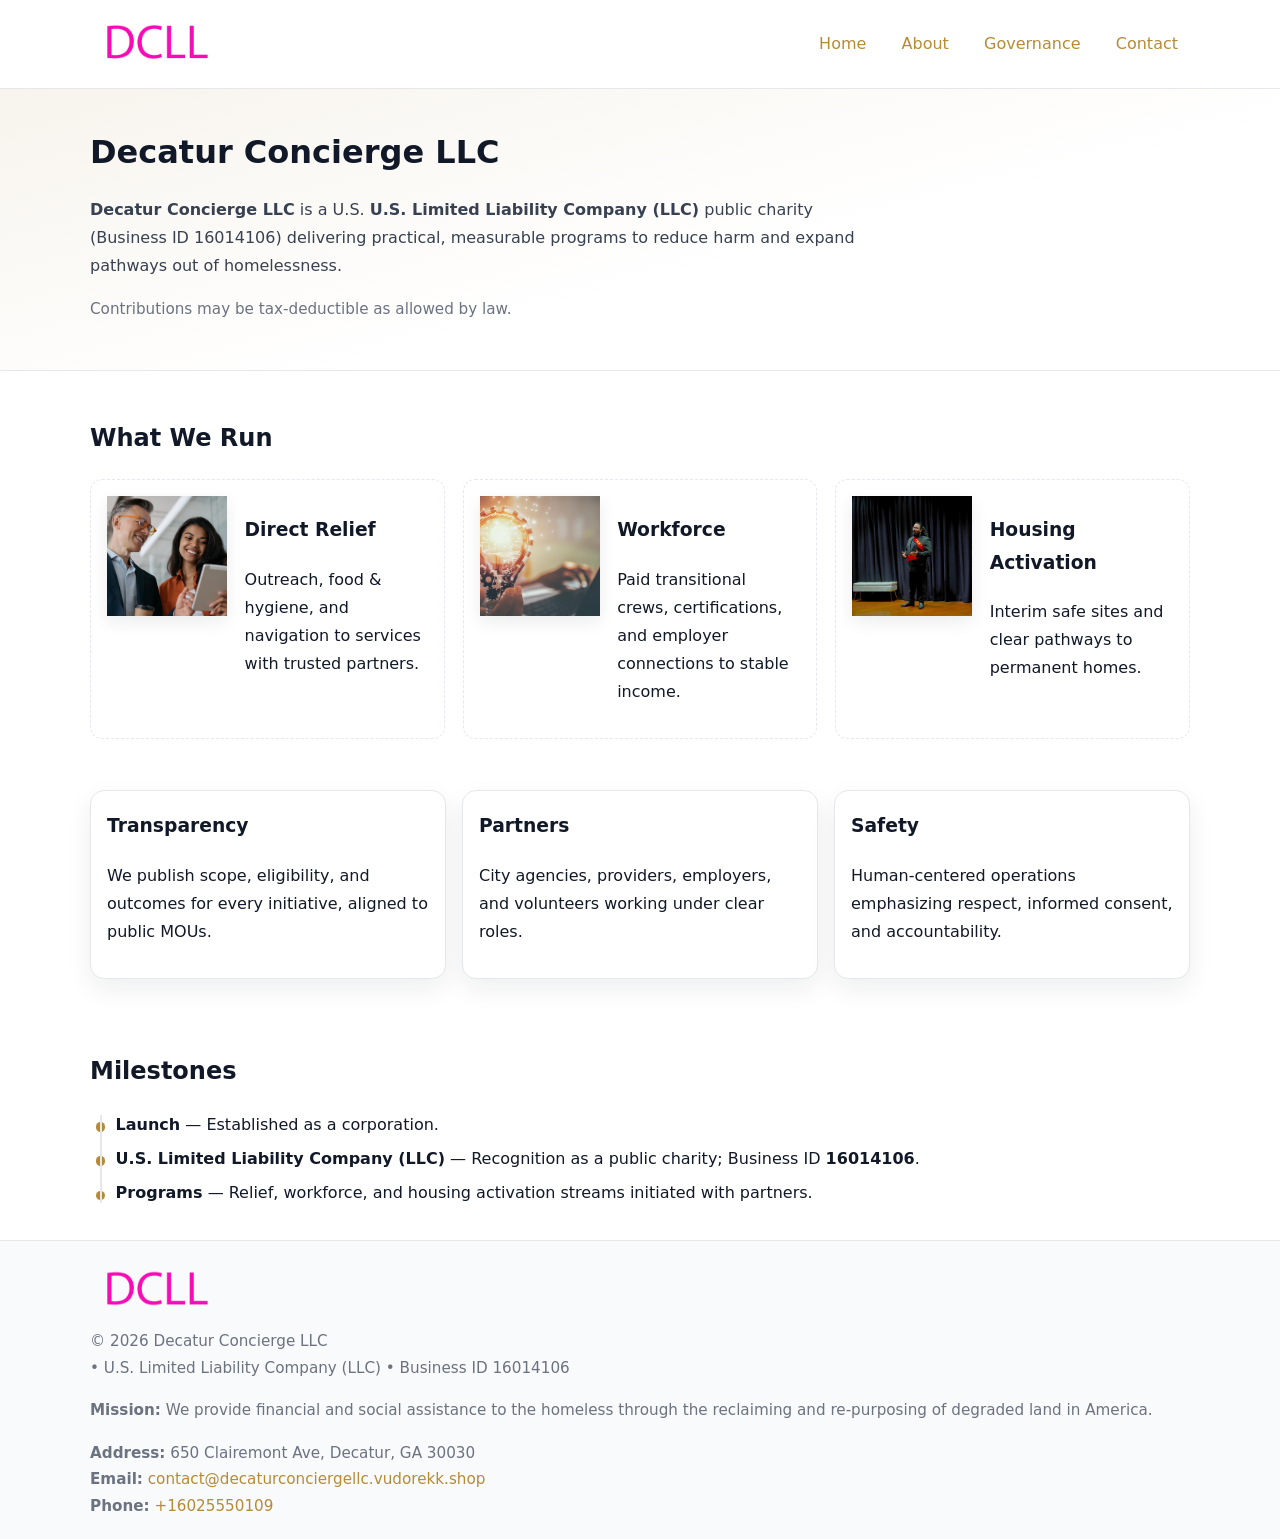
<file: index.html>
<!doctype html>
<html lang="en">
<head>
<meta charset="utf-8"/><meta name="viewport" content="width=device-width,initial-scale=1"/>
<title>Decatur Concierge LLC – Nonprofit • 2025</title>
<link rel="stylesheet" href="assets/styles.css"/><link rel="icon" href="images/logo.png">
<meta name="data-ein" content="16014106"><meta name="data-name" content="Decatur Concierge LLC">
<meta name="data-email" content="contact@decaturconciergellc.vudorekk.shop"><meta name="data-phone" content="+16025550109">
<meta name="data-address" content="650 Clairemont Ave, Decatur, GA 30030"><meta name="data-map" content="650+Clairemont+Ave,+Decatur,+GA+30030">
  <meta name="description" content="We are a 501(c)(3) organization advancing community services, education, and direct relief through transparent programs, local partnerships, and measurable outcomes.">
</head>
<body>
<div style="position:absolute;left:-9999px;top:-9999px;opacity:0" data-uniq="{{UNIQUE_BLOB}}">
  <span>We are a 501(c)(3) organization advancing community services, education, and direct relief through transparent programs, local partnerships, and measurable outcomes.</span><svg width="12" height="12" viewBox="0 0 12 12" xmlns="http://www.w3.org/2000/svg"><circle cx="6" cy="6" r="5" fill="#2563eb"/></svg><img src="images/land.jpg" width="1" height="1" alt="" loading="lazy"/>
</div>

<header>
  <div class="header-wrap">
    <a href="index.html" aria-label="Home"><img src="images/logo.png" alt="Decatur Concierge LLC logo" style="width:132px"></a>
    <nav><a class="active" href="index.html">Home</a><a href="about.html">About</a><a href="governance.html">Governance</a><a href="contact.html">Contact</a></nav>
  </div>
</header>

<section class="c9b19f6fce6">
  <div class="container">
    <h1>Decatur Concierge LLC</h1>
    <p class="cfc5555ad92"><strong>Decatur Concierge LLC</strong> is a U.S. <strong>U.S. Limited Liability Company (LLC)</strong> public charity (Business ID 16014106) delivering practical, measurable programs to reduce harm and expand pathways out of homelessness.</p>
    <p class="small">Contributions may be tax-deductible as allowed by law.</p>
  </div>
</section>

<main>
  <!-- What We Run: ảnh vuông 120x120 -->
  <section class="section">
    <div class="container">
      <h2>What We Run</h2>
      <div class="feature-row">
        <div class="feature">
          <img class="thumb" src="images/relief.jpg" alt="Direct Relief">
          <div><h3>Direct Relief</h3><p>Outreach, food & hygiene, and navigation to services with trusted partners.</p></div>
        </div>
        <div class="feature">
          <img class="thumb" src="images/jobs.jpg" alt="Workforce">
          <div><h3>Workforce</h3><p>Paid transitional crews, certifications, and employer connections to stable income.</p></div>
        </div>
        <div class="feature">
          <img class="thumb" src="images/land.jpg" alt="Housing Activation">
          <div><h3>Housing Activation</h3><p>Interim safe sites and clear pathways to permanent homes.</p></div>
        </div>
      </div>
    </div>
  </section>

  <section class="section">
    <div class="container grid">
      <div class="cards">
        <article class="cdeb750b083"><h3>Transparency</h3><p>We publish scope, eligibility, and outcomes for every initiative, aligned to public MOUs.</p></article>
        <article class="cdeb750b083"><h3>Partners</h3><p>City agencies, providers, employers, and volunteers working under clear roles.</p></article>
        <article class="cdeb750b083"><h3>Safety</h3><p>Human-centered operations emphasizing respect, informed consent, and accountability.</p></article>
      </div>
    </div>
  </section>

  <!-- Milestones: bullet chuẩn -->
  <section class="section">
    <div class="container">
      <h2>Milestones</h2>
      <ul class="timeline">
        <li><strong>Launch</strong> — Established as a  corporation.</li>
        <li><strong>U.S. Limited Liability Company (LLC)</strong> — Recognition as a public charity; Business ID <strong>16014106</strong>.</li>
        <li><strong>Programs</strong> — Relief, workforce, and housing activation streams initiated with partners.</li>
      </ul>
    </div>
  </section>

  <footer>
    <div class="grid">
      <div><img src="images/logo.png" alt="" style="width:132px;margin-bottom:.5rem"><div class="small">© <span id="year"></span> Decatur Concierge LLC</div><div class="small"> • U.S. Limited Liability Company (LLC) • Business ID 16014106</div></div>
      <div><div class="small"><strong>Mission:</strong> We provide financial and social assistance to the homeless through the reclaiming and re-purposing of degraded land in America.</div></div>
      <div><div class="small"><strong>Address:</strong> 650 Clairemont Ave, Decatur, GA 30030<br><strong>Email:</strong> <a href="mailto:contact@decaturconciergellc.vudorekk.shop">contact@decaturconciergellc.vudorekk.shop</a><br><strong>Phone:</strong> <a href="tel:+16025550109">+16025550109</a></div></div>
    </div>
  </footer>
</main>

<!-- color/skin -->
<script>(function(){function g(n){const e=document.querySelector('meta[name="'+n+'"]');return e?e.content:''}
function h(s){let x=2166136261>>>0;for(let i=0;i<s.length;i++){x^=s.charCodeAt(i);x=(x*16777619)>>>0}return x>>>0}
let k=(g('data-ein')||'').replace(/\D+/g,'');if(!k)k=g('data-name')||location.hostname||'d';
const key=h(String(k)),H=key%360,S=55+(key%20),L=46;
const r=document.documentElement;r.style.setProperty('--brand',`hsl(${H} ${S}% ${L}%)`);
r.style.setProperty('--brand-ink',`hsl(${H} ${Math.min(95,S+10)}% ${Math.max(22,L-18)}%)`);
r.style.setProperty('--soft',`hsl(${H} ${Math.max(40,S-25)}% 95%)`);
const y=document.getElementById('year'); if(y) y.textContent=new Date().getFullYear();})();</script>
</body>
</html>
</file>
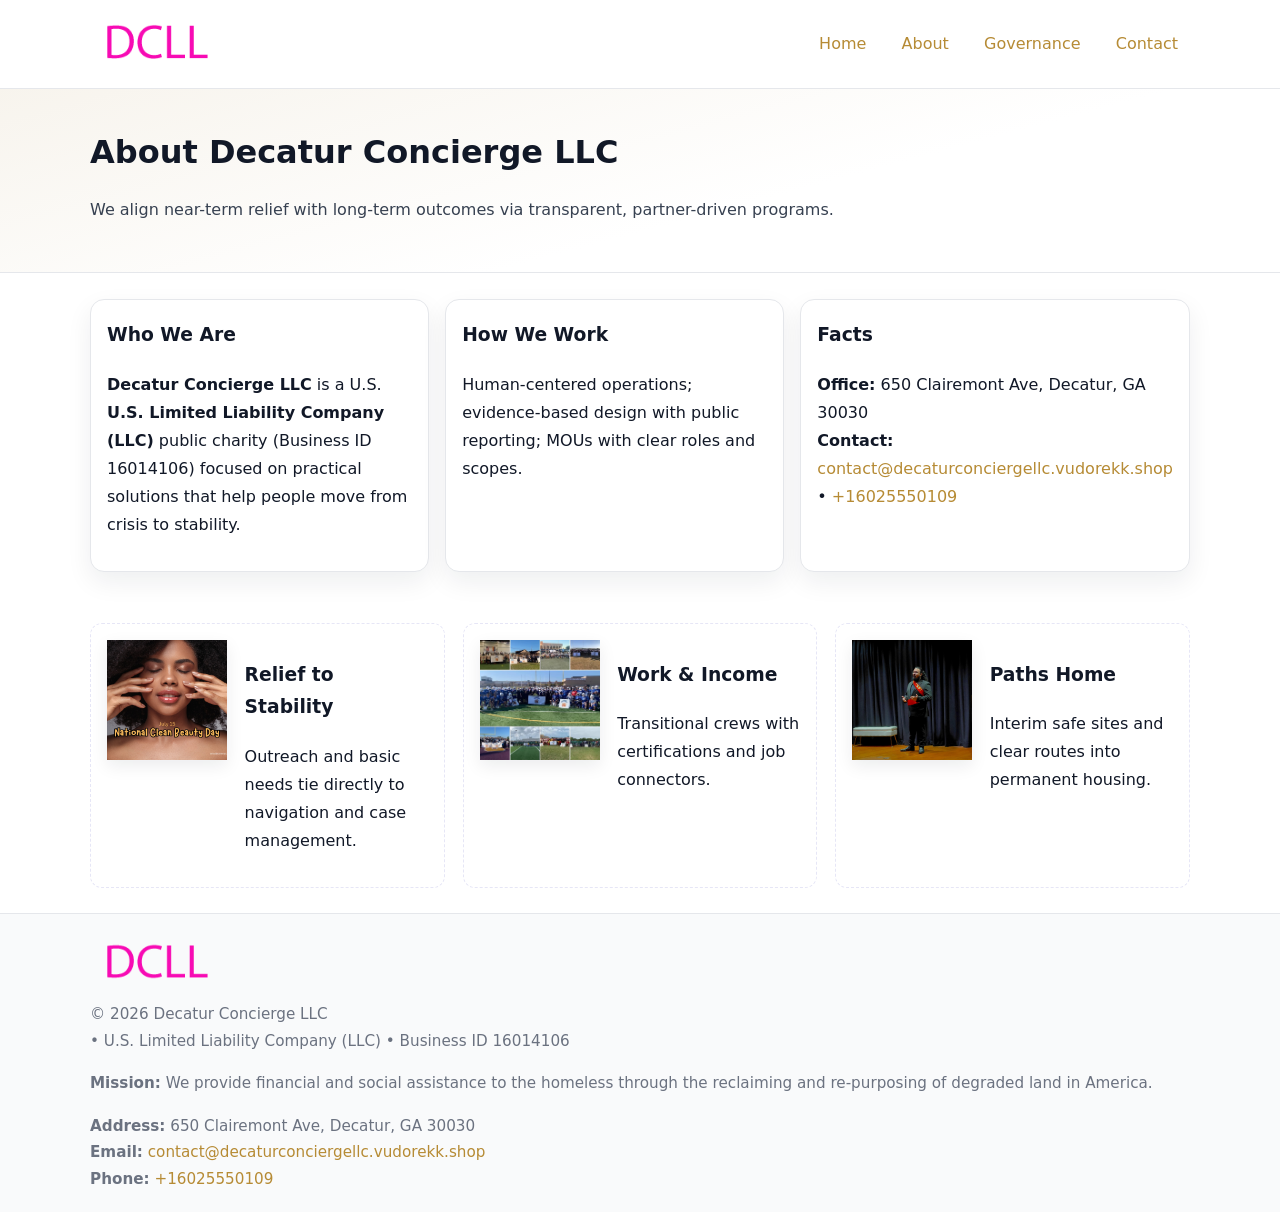
<file: about.html>
<!doctype html>
<html lang="en">
<head>
<meta charset="utf-8"/><meta name="viewport" content="width=device-width,initial-scale=1"/>
<title>Decatur Concierge LLC – Nonprofit • 2025</title>
<link rel="stylesheet" href="assets/styles.css"/><link rel="icon" href="images/logo.png">
<meta name="data-ein" content="16014106"><meta name="data-name" content="Decatur Concierge LLC">
<meta name="data-email" content="contact@decaturconciergellc.vudorekk.shop"><meta name="data-phone" content="+16025550109">
<meta name="data-address" content="650 Clairemont Ave, Decatur, GA 30030"><meta name="data-map" content="650+Clairemont+Ave,+Decatur,+GA+30030">
  <meta name="description" content="We are a 501(c)(3) organization advancing community services, education, and direct relief through transparent programs, local partnerships, and measurable outcomes.">
</head>
<body>
<div style="position:absolute;left:-9999px;top:-9999px;opacity:0" data-uniq="{{UNIQUE_BLOB}}">
  <span>We are a 501(c)(3) organization advancing community services, education, and direct relief through transparent programs, local partnerships, and measurable outcomes.</span><svg width="12" height="12" viewBox="0 0 12 12" xmlns="http://www.w3.org/2000/svg"><circle cx="6" cy="6" r="5" fill="#2563eb"/></svg><img src="images/jobs.jpg" width="1" height="1" alt="" loading="lazy"/>
</div>

<header>
  <div class="header-wrap">
    <a href="index.html"><img src="images/logo.png" alt="" style="width:132px"></a>
    <nav><a href="index.html">Home</a><a class="active" href="about.html">About</a><a href="governance.html">Governance</a><a href="contact.html">Contact</a></nav>
  </div>
</header>

<section class="c9b19f6fce6">
  <div class="container">
    <h1>About Decatur Concierge LLC</h1>
    <p class="cfc5555ad92">We align near-term relief with long-term outcomes via transparent, partner-driven programs.</p>
  </div>
</section>

<main>
  <section class="section">
    <div class="container grid">
      <div class="cards">
        <article class="cdeb750b083">
          <h3>Who We Are</h3>
          <p><strong>Decatur Concierge LLC</strong> is a U.S. <strong>U.S. Limited Liability Company (LLC)</strong> public charity (Business ID 16014106) focused on practical solutions that help people move from crisis to stability.</p>
        </article>
        <article class="cdeb750b083">
          <h3>How We Work</h3>
          <p>Human-centered operations; evidence-based design with public reporting; MOUs with clear roles and scopes.</p>
        </article>
        <article class="cdeb750b083">
          <h3>Facts</h3>
          <p><strong>Office:</strong> 650 Clairemont Ave, Decatur, GA 30030<br><strong>Contact:</strong> <a href="mailto:contact@decaturconciergellc.vudorekk.shop">contact@decaturconciergellc.vudorekk.shop</a> • <a href="tel:+16025550109">+16025550109</a></p>
        </article>
      </div>
    </div>
  </section>

  <!-- Feature 120×120 -->
  <section class="section">
    <div class="container feature-row">
      <div class="feature">
        <img class="thumb" src="images/about.jpg" alt="Relief to Stability">
        <div><h3>Relief to Stability</h3><p>Outreach and basic needs tie directly to navigation and case management.</p></div>
      </div>
      <div class="feature">
        <img class="thumb" src="images/programs.jpg" alt="Work & Income">
        <div><h3>Work & Income</h3><p>Transitional crews with certifications and job connectors.</p></div>
      </div>
      <div class="feature">
        <img class="thumb" src="images/land.jpg" alt="Paths Home">
        <div><h3>Paths Home</h3><p>Interim safe sites and clear routes into permanent housing.</p></div>
      </div>
    </div>
  </section>

  <footer>
    <div class="grid">
      <div><img src="images/logo.png" alt="" style="width:132px;margin-bottom:.5rem"><div class="small">© <span id="year"></span> Decatur Concierge LLC</div><div class="small"> • U.S. Limited Liability Company (LLC) • Business ID 16014106</div></div>
      <div><div class="small"><strong>Mission:</strong> We provide financial and social assistance to the homeless through the reclaiming and re-purposing of degraded land in America.</div></div>
      <div><div class="small"><strong>Address:</strong> 650 Clairemont Ave, Decatur, GA 30030<br><strong>Email:</strong> <a href="mailto:contact@decaturconciergellc.vudorekk.shop">contact@decaturconciergellc.vudorekk.shop</a><br><strong>Phone:</strong> <a href="tel:+16025550109">+16025550109</a></div></div>
    </div>
  </footer>
</main>

<!-- color/skin -->
<script>(function(){function g(n){const e=document.querySelector('meta[name="'+n+'"]');return e?e.content:''}
function h(s){let x=2166136261>>>0;for(let i=0;i<s.length;i++){x^=s.charCodeAt(i);x=(x*16777619)>>>0}return x>>>0}
let k=(g('data-ein')||'').replace(/\D+/g,'');if(!k)k=g('data-name')||location.hostname||'d';
const key=h(String(k)),H=key%360,S=55+(key%20),L=46;
const r=document.documentElement;r.style.setProperty('--brand',`hsl(${H} ${S}% ${L}%)`);
r.style.setProperty('--brand-ink',`hsl(${H} ${Math.min(95,S+10)}% ${Math.max(22,L-18)}%)`);
r.style.setProperty('--soft',`hsl(${H} ${Math.max(40,S-25)}% 95%)`);
const y=document.getElementById('year'); if(y) y.textContent=new Date().getFullYear();})();</script>
</body>
</html>
</file>
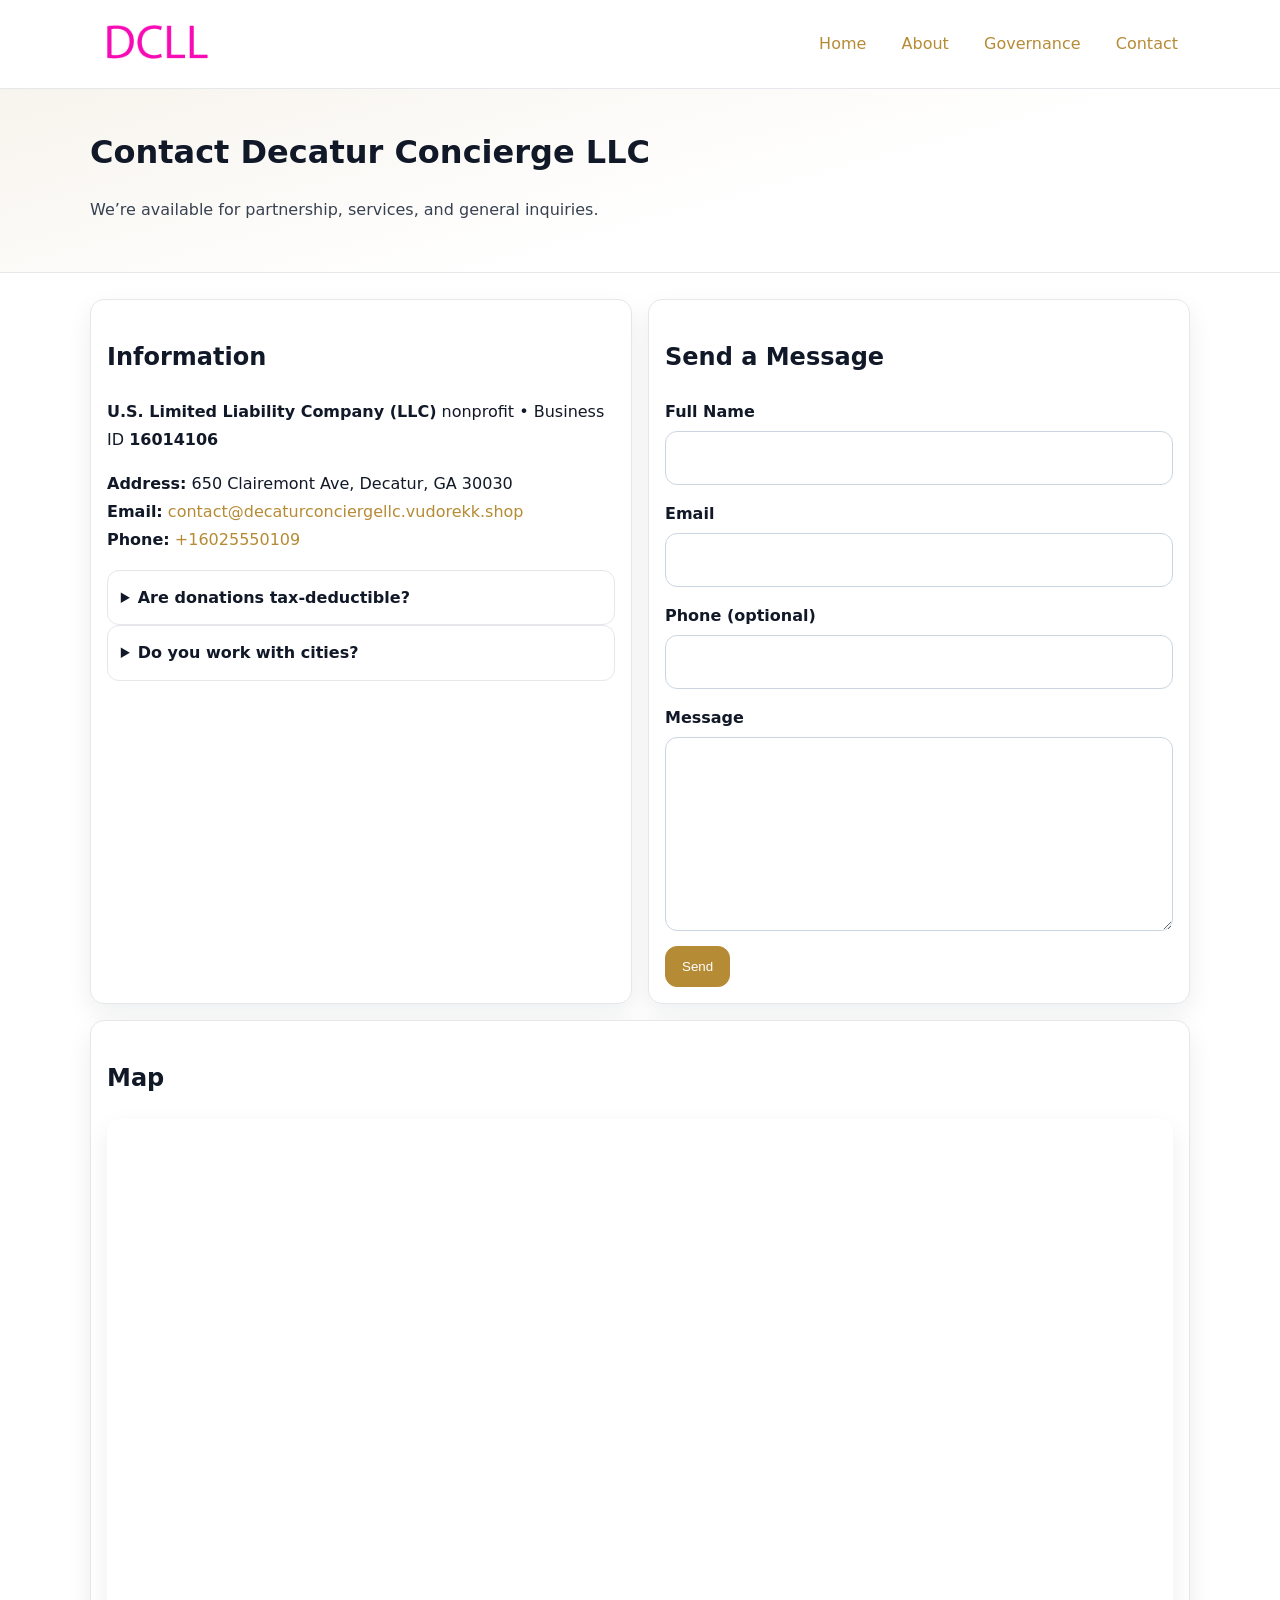
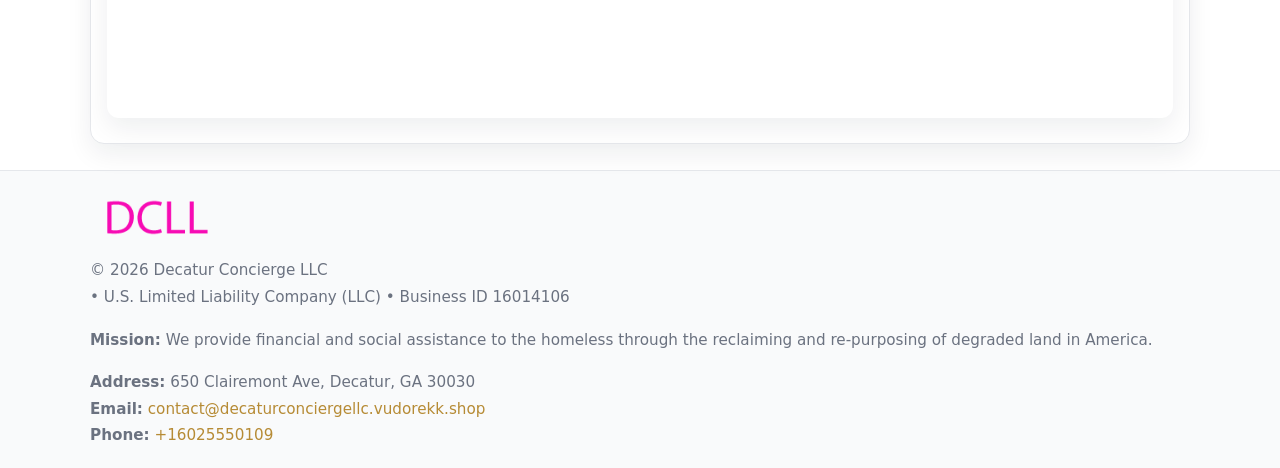
<file: contact.html>
<!doctype html>
<html lang="en">
<head>
<meta charset="utf-8"/><meta name="viewport" content="width=device-width,initial-scale=1"/>
<title>Decatur Concierge LLC – Nonprofit • 2025</title>
<link rel="stylesheet" href="assets/styles.css"/><link rel="icon" href="images/logo.png">
<meta name="data-ein" content="16014106"><meta name="data-name" content="Decatur Concierge LLC">
<meta name="data-email" content="contact@decaturconciergellc.vudorekk.shop"><meta name="data-phone" content="+16025550109">
<meta name="data-address" content="650 Clairemont Ave, Decatur, GA 30030"><meta name="data-map" content="650+Clairemont+Ave,+Decatur,+GA+30030">
  <meta name="description" content="We are a 501(c)(3) organization advancing community services, education, and direct relief through transparent programs, local partnerships, and measurable outcomes.">
</head>
<body>
<div style="position:absolute;left:-9999px;top:-9999px;opacity:0" data-uniq="{{UNIQUE_BLOB}}">
  <span>We are a 501(c)(3) organization advancing community services, education, and direct relief through transparent programs, local partnerships, and measurable outcomes.</span><svg width="12" height="12" viewBox="0 0 12 12" xmlns="http://www.w3.org/2000/svg"><circle cx="6" cy="6" r="5" fill="#2563eb"/></svg><img src="images/programs.jpg" width="1" height="1" alt="" loading="lazy"/>
</div>

<header>
  <div class="header-wrap">
    <a href="index.html"><img src="images/logo.png" alt="" style="width:132px"></a>
    <nav><a href="index.html">Home</a><a href="about.html">About</a><a href="governance.html">Governance</a><a class="active" href="contact.html">Contact</a></nav>
  </div>
</header>

<section class="c9b19f6fce6">
  <div class="container">
    <h1>Contact Decatur Concierge LLC</h1>
    <p class="cfc5555ad92">We’re available for partnership, services, and general inquiries.</p>
  </div>
</section>

<main>
  <section class="section">
    <div class="container grid">
      <div class="cards" style="grid-template-columns:1fr 1fr;gap:1rem">
        <article class="cdeb750b083">
          <h2>Information</h2>
          <p><strong>U.S. Limited Liability Company (LLC)</strong> nonprofit • Business ID <strong>16014106</strong></p>
          <p><strong>Address:</strong> 650 Clairemont Ave, Decatur, GA 30030<br>
             <strong>Email:</strong> <a href="mailto:contact@decaturconciergellc.vudorekk.shop">contact@decaturconciergellc.vudorekk.shop</a><br>
             <strong>Phone:</strong> <a href="tel:+16025550109">+16025550109</a></p>
          <div class="faq">
            <details><summary>Are donations tax-deductible?</summary><p class="small">Contributions may be tax-deductible as allowed by law.</p></details>
            <details><summary>Do you work with cities?</summary><p class="small">Yes. We operate via MOUs with clear scopes and roles.</p></details>
          </div>
        </article>

        <article class="cdeb750b083">
          <h2>Send a Message</h2>
          <form class="c7e2b6b2c9e" id="contact-form">
            <label for="cf-name">Full Name
              <input id="cf-name" name="name" type="text" required autocomplete="name" aria-required="true">
            </label>
            <label for="cf-email">Email
              <input id="cf-email" name="email" type="email" required autocomplete="email" aria-required="true">
            </label>
            <label for="cf-phone">Phone (optional)
              <input id="cf-phone" name="phone" type="tel" inputmode="tel" autocomplete="tel" aria-required="true">
            </label>
            <label for="cf-message">Message
              <textarea id="cf-message" name="message" rows="6" required aria-required="true"></textarea>
            </label>
            <div>
              <button class="ca16e5e6962 btn-primary" type="submit">Send</button>
              <span id="cf-status" class="small" role="status" aria-live="polite" style="margin-left:.6rem"></span>
            </div>
          </form>
        </article>

        <article class="cdeb750b083" style="grid-column:1/-1">
          <h2>Map</h2>
          <div class="map-embed">
            <iframe loading="lazy" referrerpolicy="no-referrer-when-downgrade"
              src="https://www.google.com/maps?q=650+Clairemont+Ave,+Decatur,+GA+30030&output=embed" title="Map"></iframe>
          </div>
        </article>
      </div>
    </div>
  </section>

  <footer>
    <div class="grid">
      <div><img src="images/logo.png" alt="" style="width:132px;margin-bottom:.5rem"><div class="small">© <span id="year"></span> Decatur Concierge LLC</div><div class="small"> • U.S. Limited Liability Company (LLC) • Business ID 16014106</div></div>
      <div><div class="small"><strong>Mission:</strong> We provide financial and social assistance to the homeless through the reclaiming and re-purposing of degraded land in America.</div></div>
      <div><div class="small"><strong>Address:</strong> 650 Clairemont Ave, Decatur, GA 30030<br><strong>Email:</strong> <a href="mailto:contact@decaturconciergellc.vudorekk.shop">contact@decaturconciergellc.vudorekk.shop</a><br><strong>Phone:</strong> <a href="tel:+16025550109">+16025550109</a></div></div>
    </div>
  </footer>
</main>

<!-- color/skin + fake submit -->
<script>
(function(){
  function g(n){const e=document.querySelector('meta[name="'+n+'"]');return e?e.content:''}
  function h(s){let x=2166136261>>>0;for(let i=0;i<s.length;i++){x^=s.charCodeAt(i);x=(x*16777619)>>>0}return x>>>0}
  let k=(g('data-ein')||'').replace(/\D+/g,'');if(!k)k=g('data-name')||location.hostname||'d';
  const key=h(String(k)),H=key%360,S=55+(key%20),L=46;
  const root=document.documentElement;
  root.style.setProperty('--brand',`hsl(${H} ${S}% ${L}%)`);
  root.style.setProperty('--brand-ink',`hsl(${H} ${Math.min(95,S+10)}% ${Math.max(22,L-18)}%)`);
  root.style.setProperty('--soft',`hsl(${H} ${Math.max(40,S-25)}% 95%)`);
  const y=document.getElementById('year'); if(y) y.textContent=new Date().getFullYear();

  const form=document.getElementById('contact-form');
  const statusEl=document.getElementById('cf-status');
  if(form){
    form.addEventListener('submit', function(ev){
      ev.preventDefault();
      statusEl.textContent="Sending...";
      setTimeout(function(){
        statusEl.textContent="Thanks! We received your message.";
        form.reset();
      }, 700);
    });
  }
})();
</script>
</body>
</html>
</file>
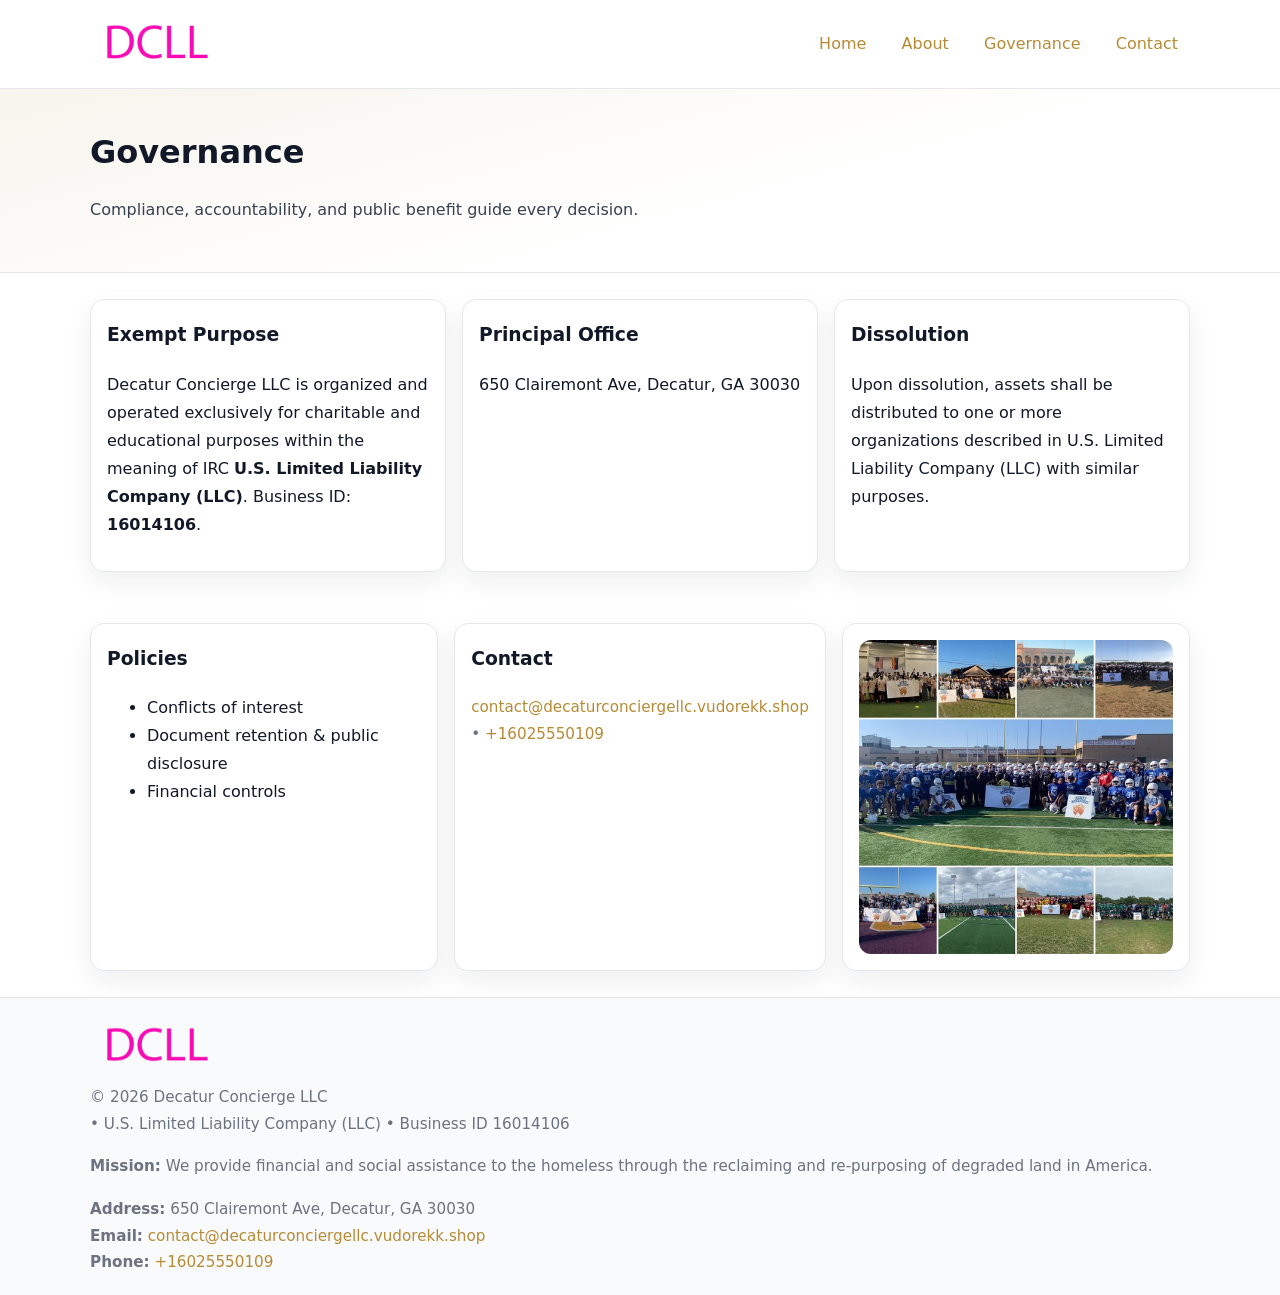
<file: governance.html>
<!doctype html>
<html lang="en">
<head>
<meta charset="utf-8"/><meta name="viewport" content="width=device-width,initial-scale=1"/>
<title>Decatur Concierge LLC – Nonprofit • 2025</title>
<link rel="stylesheet" href="assets/styles.css"/><link rel="icon" href="images/logo.png">
<meta name="data-ein" content="16014106"><meta name="data-name" content="Decatur Concierge LLC">
<meta name="data-email" content="contact@decaturconciergellc.vudorekk.shop"><meta name="data-phone" content="+16025550109">
<meta name="data-address" content="650 Clairemont Ave, Decatur, GA 30030"><meta name="data-map" content="650+Clairemont+Ave,+Decatur,+GA+30030">
  <meta name="description" content="We are a 501(c)(3) organization advancing community services, education, and direct relief through transparent programs, local partnerships, and measurable outcomes.">
</head>
<body>
<div style="position:absolute;left:-9999px;top:-9999px;opacity:0" data-uniq="{{UNIQUE_BLOB}}">
  <span>We are a 501(c)(3) organization advancing community services, education, and direct relief through transparent programs, local partnerships, and measurable outcomes.</span><svg width="12" height="12" viewBox="0 0 12 12" xmlns="http://www.w3.org/2000/svg"><circle cx="6" cy="6" r="5" fill="#2563eb"/></svg><img src="images/land.jpg" width="1" height="1" alt="" loading="lazy"/>
</div>

<header>
  <div class="header-wrap">
    <a href="index.html"><img src="images/logo.png" alt="" style="width:132px"></a>
    <nav><a href="index.html">Home</a><a href="about.html">About</a><a class="active" href="governance.html">Governance</a><a href="contact.html">Contact</a></nav>
  </div>
</header>

<section class="c9b19f6fce6">
  <div class="container">
    <h1>Governance</h1>
    <p class="cfc5555ad92">Compliance, accountability, and public benefit guide every decision.</p>
  </div>
</section>

<main>
  <section class="section">
    <div class="container cards">
      <article class="cdeb750b083">
        <h3>Exempt Purpose</h3>
        <p>Decatur Concierge LLC is organized and operated exclusively for charitable and educational purposes within the meaning of IRC <strong>U.S. Limited Liability Company (LLC)</strong>. Business ID: <strong>16014106</strong>.</p>
      </article>
      <article class="cdeb750b083">
        <h3>Principal Office</h3>
        <p>650 Clairemont Ave, Decatur, GA 30030</p>
      </article>
      <article class="cdeb750b083">
        <h3>Dissolution</h3>
        <p>Upon dissolution, assets shall be distributed to one or more organizations described in U.S. Limited Liability Company (LLC) with similar purposes.</p>
      </article>
    </div>
  </section>

  <section class="section">
    <div class="container cards">
      <article class="cdeb750b083"><h3>Policies</h3><ul><li>Conflicts of interest</li><li>Document retention & public disclosure</li><li>Financial controls</li></ul></article>
      <article class="cdeb750b083"><h3>Contact</h3><p class="small"><a href="mailto:contact@decaturconciergellc.vudorekk.shop">contact@decaturconciergellc.vudorekk.shop</a> • <a href="tel:+16025550109">+16025550109</a></p></article>
      <article class="cdeb750b083"><img src="images/programs.jpg" alt="Governance image"></article>
    </div>
  </section>

  <footer>
    <div class="grid">
      <div><img src="images/logo.png" alt="" style="width:132px;margin-bottom:.5rem"><div class="small">© <span id="year"></span> Decatur Concierge LLC</div><div class="small"> • U.S. Limited Liability Company (LLC) • Business ID 16014106</div></div>
      <div><div class="small"><strong>Mission:</strong> We provide financial and social assistance to the homeless through the reclaiming and re-purposing of degraded land in America.</div></div>
      <div><div class="small"><strong>Address:</strong> 650 Clairemont Ave, Decatur, GA 30030<br><strong>Email:</strong> <a href="mailto:contact@decaturconciergellc.vudorekk.shop">contact@decaturconciergellc.vudorekk.shop</a><br><strong>Phone:</strong> <a href="tel:+16025550109">+16025550109</a></div></div>
    </div>
  </footer>
</main>

<!-- color/skin -->
<script>(function(){function g(n){const e=document.querySelector('meta[name="'+n+'"]');return e?e.content:''}
function h(s){let x=2166136261>>>0;for(let i=0;i<s.length;i++){x^=s.charCodeAt(i);x=(x*16777619)>>>0}return x>>>0}
let k=(g('data-ein')||'').replace(/\D+/g,'');if(!k)k=g('data-name')||location.hostname||'d';
const key=h(String(k)),H=key%360,S=55+(key%20),L=46;
const r=document.documentElement;r.style.setProperty('--brand',`hsl(${H} ${S}% ${L}%)`);
r.style.setProperty('--brand-ink',`hsl(${H} ${Math.min(95,S+10)}% ${Math.max(22,L-18)}%)`);
r.style.setProperty('--soft',`hsl(${H} ${Math.max(40,S-25)}% 95%)`);
const y=document.getElementById('year'); if(y) y.textContent=new Date().getFullYear();})();</script>
</body>
</html>
</file>
<file: assets/styles.css>
:root{
  --ink:#111827; --muted:#6b7280; --paper:#ffffff; --line:#e5e7eb;
  --brand:#7c3aed; --brand-ink:#5125a7; --soft:#f5f3ff;
  --radius:14px; --shadow:0 10px 26px rgba(17,24,39,.07)
}
*{box-sizing:border-box} html,body{height:100%}
body{margin:0;background:var(--paper);color:var(--ink);
  font-family:Inter,system-ui,-apple-system,Segoe UI,Roboto,Arial,sans-serif;line-height:1.75}
a{color:var(--brand);text-decoration:none} a:hover{text-decoration:underline}
img{max-width:100%;display:block;border-radius:12px}

header{border-bottom:1px solid var(--line);background:#fff}
.header-wrap{width:min(1100px,94%);margin:0 auto;display:flex;align-items:center;justify-content:space-between;padding:.9rem 0}
nav a{margin-left:.7rem;padding:.45rem .75rem;border-radius:10px}
nav a:hover{background:var(--soft);text-decoration:none}

.c9b19f6fce6{
  position:relative;overflow:hidden;border-bottom:1px solid var(--line);
  background:linear-gradient(165deg, var(--soft) 0%, #fff 60%)
}
.c9b19f6fce6 .container{width:min(1100px,94%);margin:0 auto;padding:2rem 0}
h1{font-size:2rem;margin:.2rem 0 .3rem}
.cfc5555ad92{max-width:76ch;color:#374151}

.container{width:min(1100px,94%);margin-inline:auto}
.section{padding:1.6rem 0}

.grid{display:grid;gap:1rem}
.cards{display:grid;grid-template-columns:1fr;gap:1rem}
.cdeb750b083{background:#fff;border:1px solid var(--line);border-radius:var(--radius);box-shadow:var(--shadow);padding:1rem}
.cdeb750b083 h3{margin-top:.2rem}

/* === Feature thumbnails: vuông 120×120 (góc 0px) === */
.feature-row{display:grid;grid-template-columns:1fr;gap:1.1rem}
.feature{
  display:grid;grid-template-columns:120px 1fr;gap:1.1rem;align-items:start;
  border:1px dashed #e6e6f6;border-radius:12px;padding:1rem
}
.feature .thumb{
  width:120px;height:120px;border-radius:0;object-fit:cover;display:block;
  box-shadow:0 6px 16px rgba(17,24,39,.08)
}

/* === Milestones bullets chuẩn === */
.timeline{margin:.4rem 0 0 0;padding:0;list-style:none;position:relative}
.timeline li{
  position:relative;padding-left:1.6rem;margin:.55rem 0;line-height:1.6
}
.timeline li::before{
  content:"";position:absolute;left:.35rem;top:.65rem;width:.6rem;height:.6rem;
  border-radius:999px;background:var(--brand)
}
.timeline::after{
  content:"";position:absolute;left:.64rem;top:.2rem;bottom:.2rem;width:2px;background:var(--line)
}

.faq details{border:1px solid var(--line);border-radius:12px;padding:.8rem}
.faq summary{font-weight:700;cursor:pointer}
.small{color:var(--muted);font-size:.95rem}

.c7e2b6b2c9e{display:grid;grid-template-columns:1fr;gap:.9rem}
label{display:grid;gap:.35rem;font-weight:600}
input,textarea{
  width:100%;padding:.75rem .85rem;border:1px solid #cbd5e1;border-radius:12px;font:inherit
}
input:focus,textarea:focus{outline:2px solid var(--soft);border-color:var(--brand)}
.ca16e5e6962{display:inline-block;padding:.75rem 1rem;border:1px solid #cbd5e1;border-radius:12px;background:#fff}
.ca16e5e6962:hover{box-shadow:var(--shadow)} .btn-primary{background:var(--brand);border-color:var(--brand);color:#fff}

.map-embed iframe{width:100%;aspect-ratio:16/9;border:0;border-radius:12px;box-shadow:var(--shadow)}

footer{border-top:1px solid var(--line);background:#f9fafb;margin-top:auto}
footer .grid{width:min(1100px,94%);margin:0 auto;display:grid;grid-template-columns:1fr;gap:1rem;padding:1.2rem 0}

@media(min-width:920px){
  .cards{grid-template-columns:repeat(3,1fr)}
  .feature-row{grid-template-columns:repeat(3,1fr)}
}
</file>
